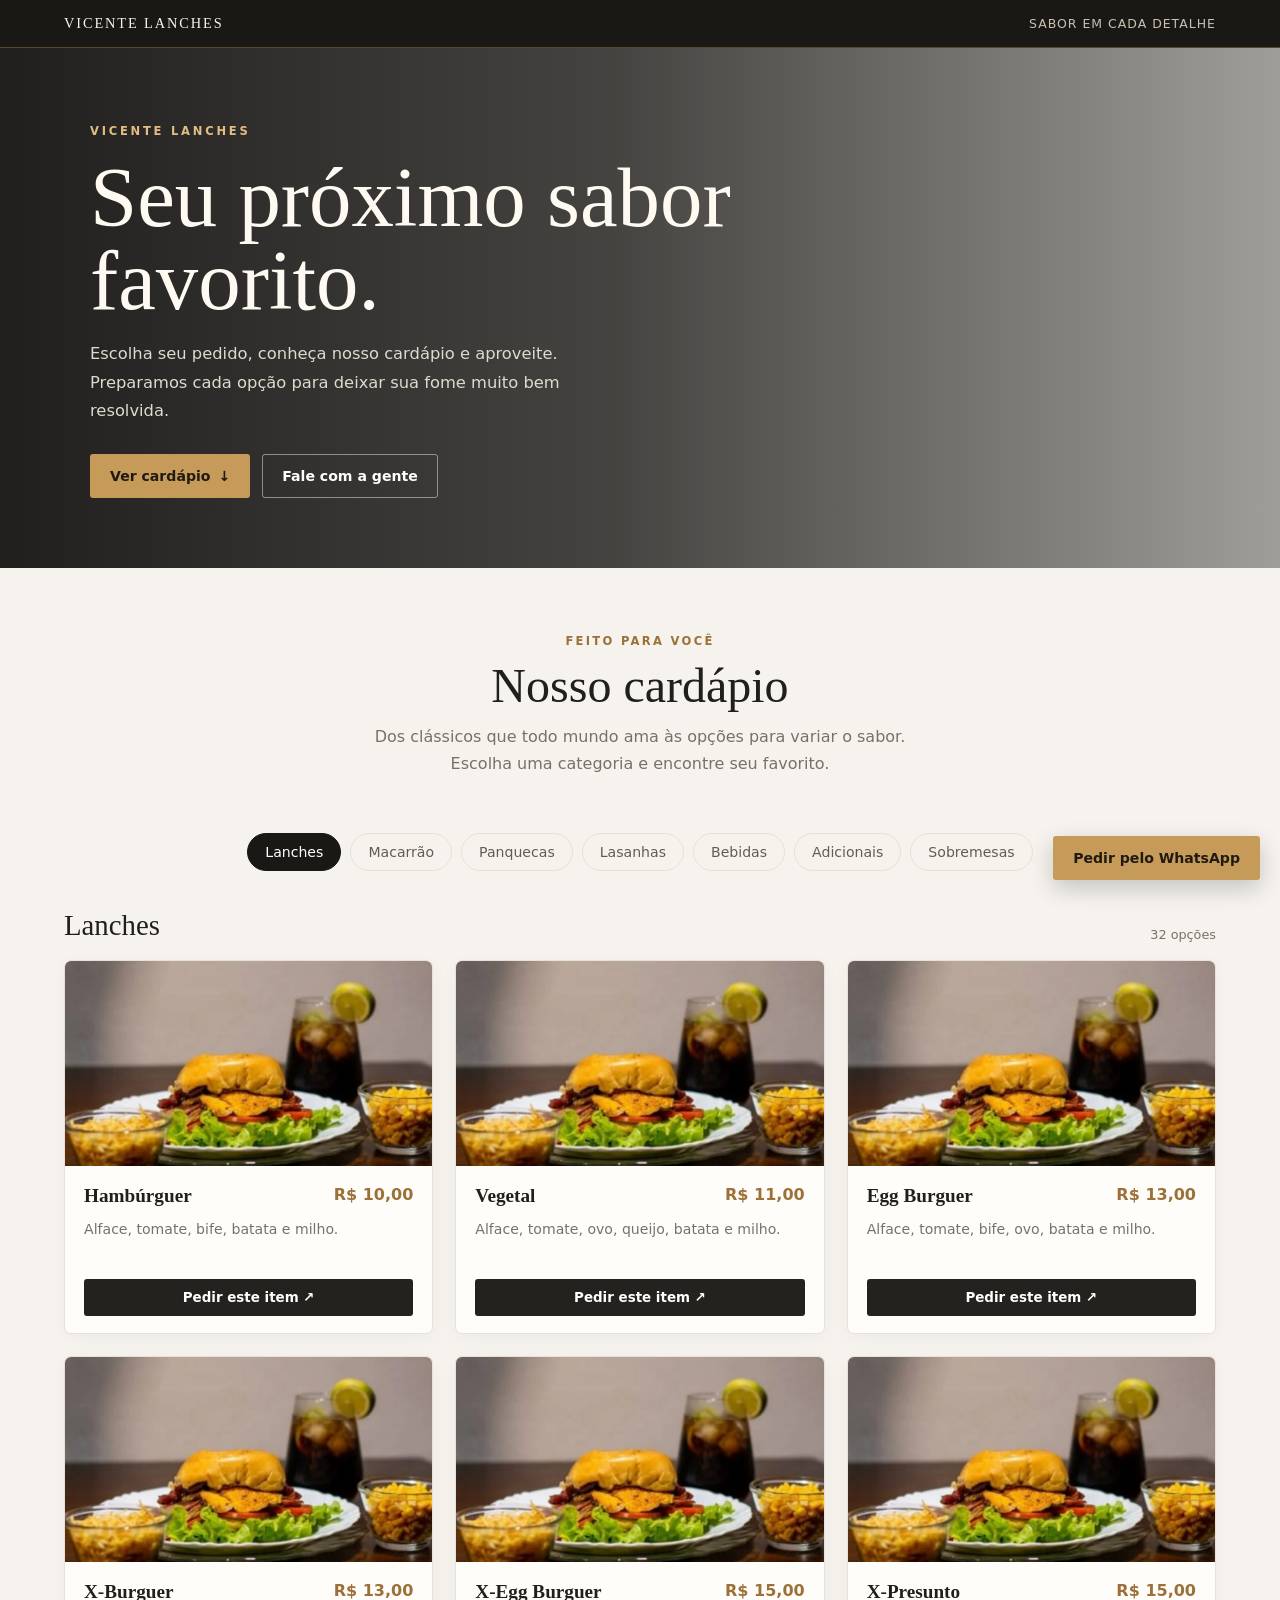
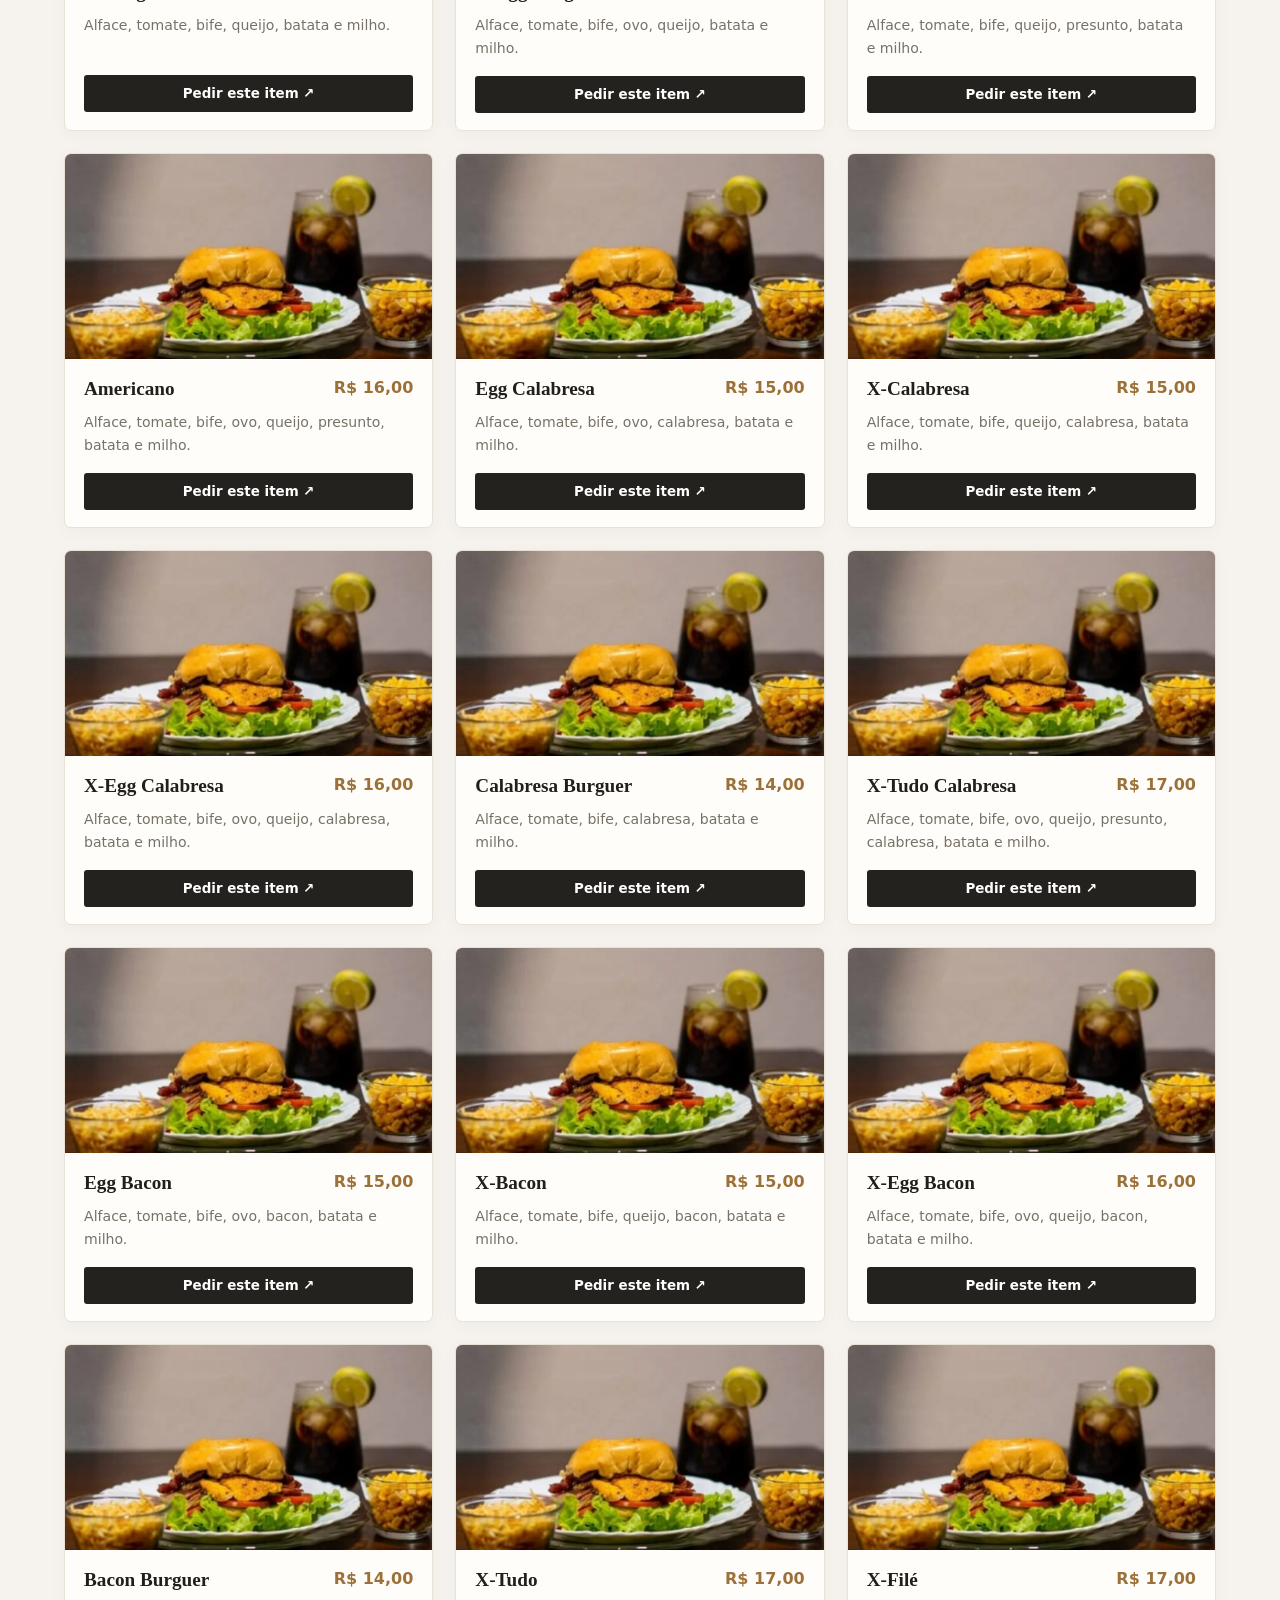
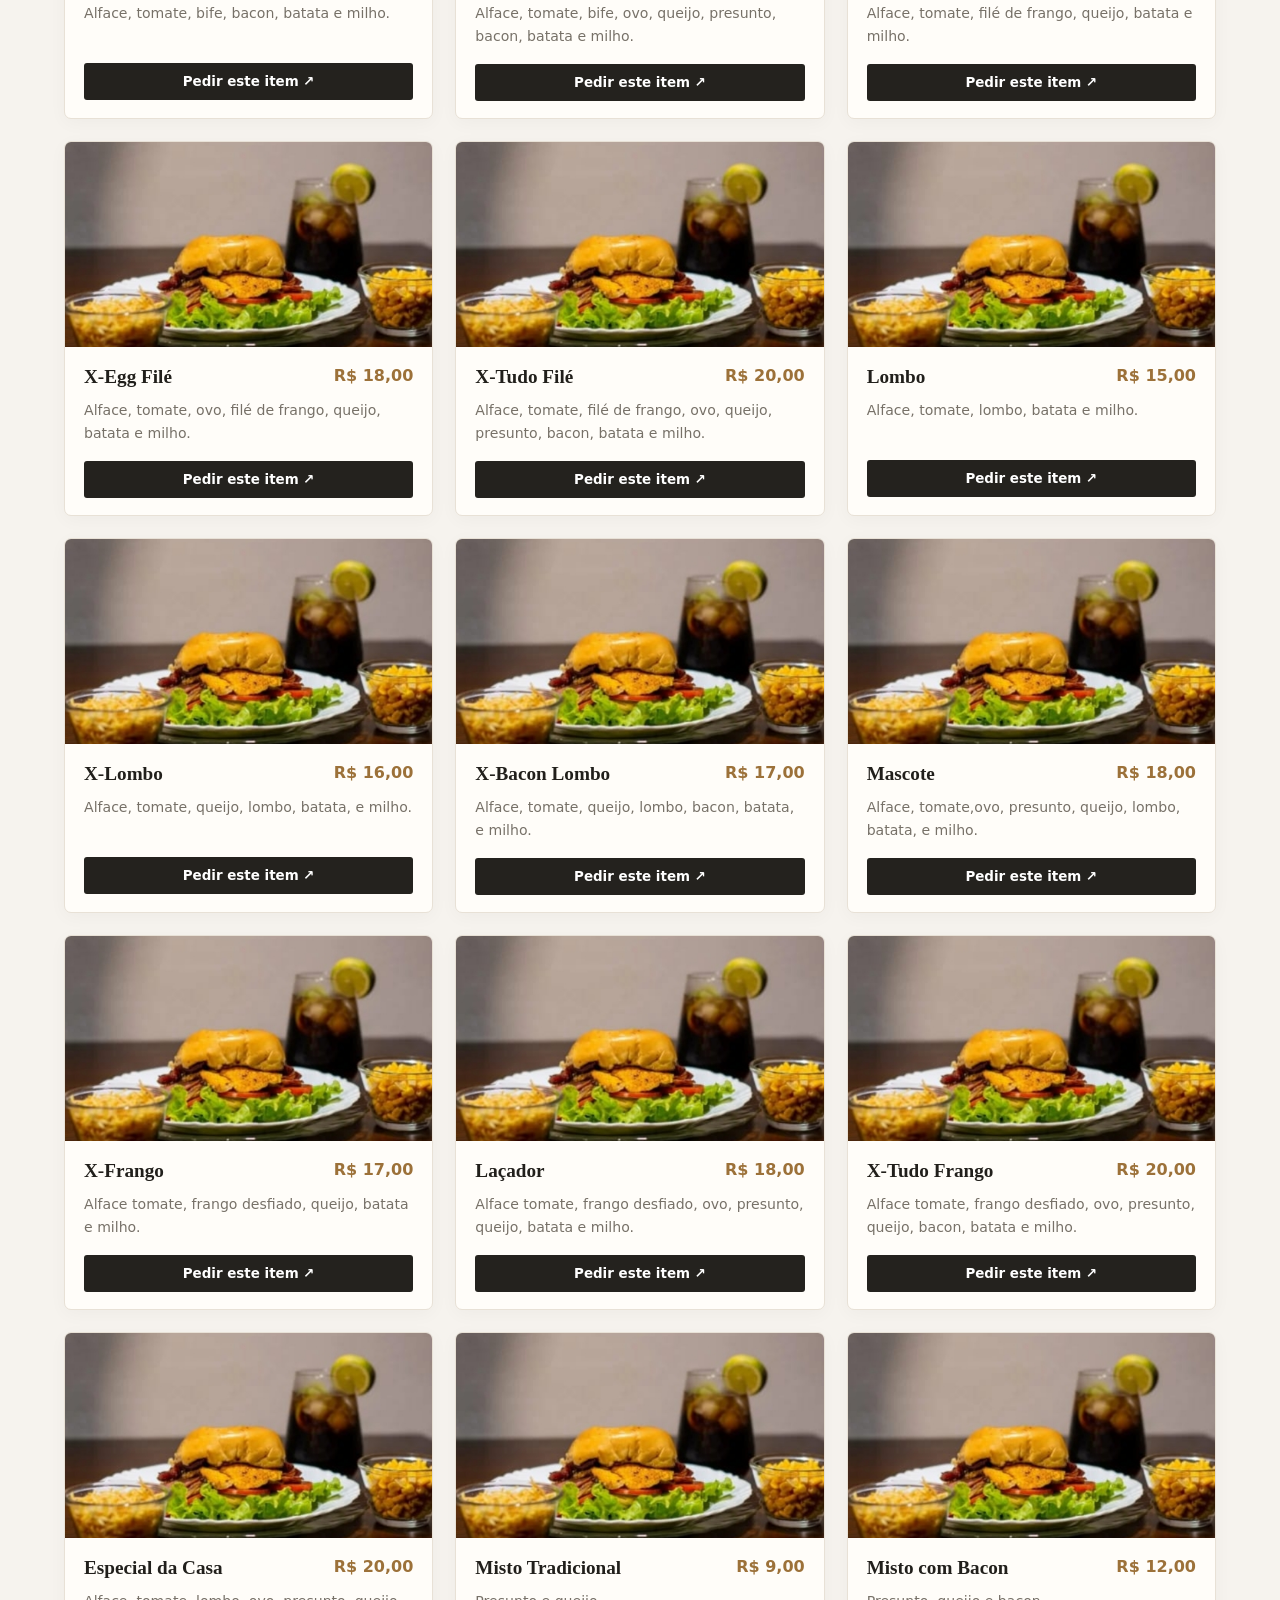
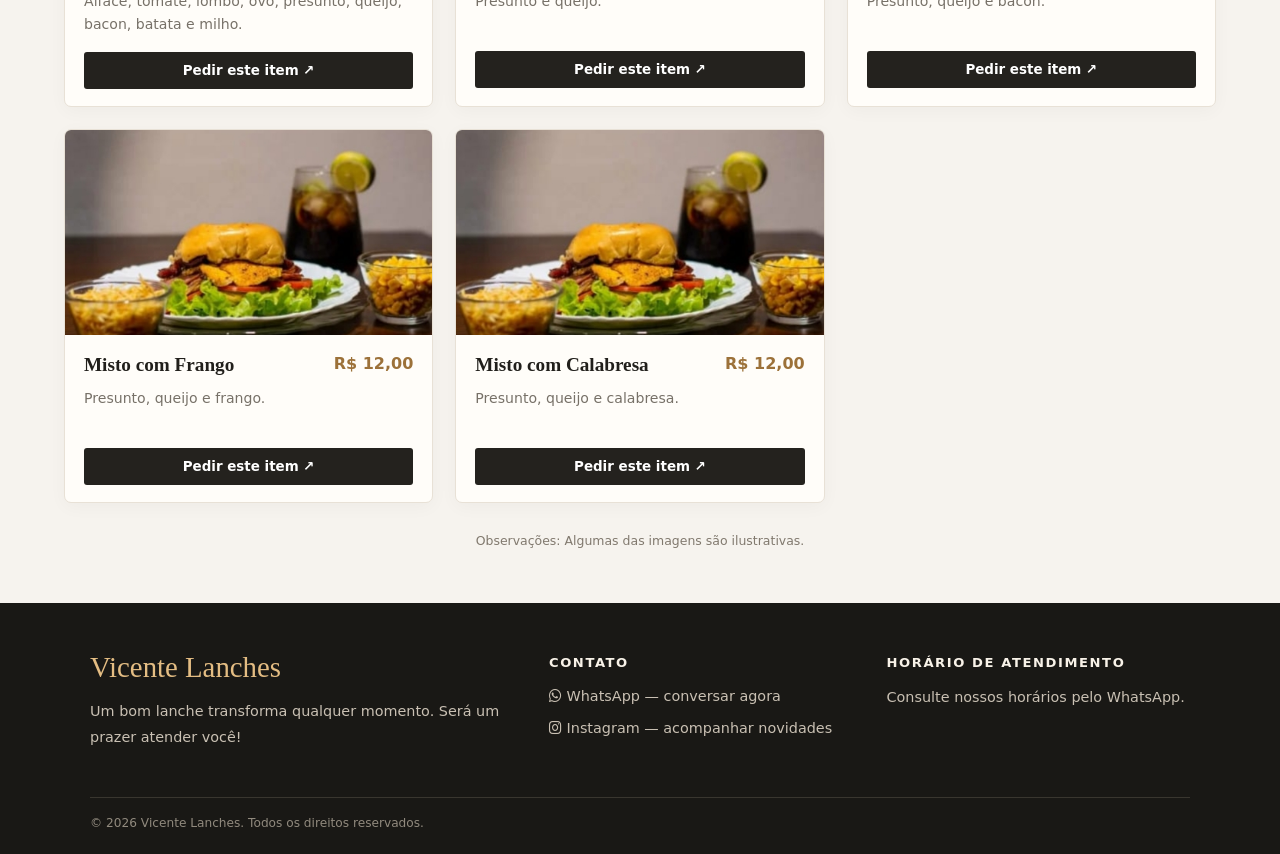
<file: index.html>
<!DOCTYPE html>
<html lang="pt-BR">
<head>
  <meta charset="UTF-8">
  <meta name="viewport" content="width=device-width, initial-scale=1.0">
  <meta name="theme-color" content="#171614">
  <title>Vicente Lanches | Cardápio</title>
  <meta name="description" content="Confira o cardápio do Vicente Lanches e faça seu pedido pelo WhatsApp.">
  <link rel="icon" type="image/png" href="assets/favicon.png">
  <link rel="stylesheet" href="https://cdnjs.cloudflare.com/ajax/libs/font-awesome/6.0.0/css/all.min.css">
  <link rel="stylesheet" href="style.css">
</head>
<body>
  <header class="topbar">
    <div class="brand-small">VICENTE LANCHES</div>
    <div class="top-note">Sabor em cada detalhe</div>
  </header>

  <section class="hero">
    <div class="hero-inner">
      <div class="eyebrow">Vicente Lanches</div>
      <h1>Seu próximo sabor favorito.</h1>
      <p>Escolha seu pedido, conheça nosso cardápio e aproveite. Preparamos cada opção para deixar sua fome muito bem resolvida.</p>
      <div class="hero-actions">
        <a class="btn btn-gold" href="#cardapio">Ver cardápio <span aria-hidden="true">↓</span></a>
        <a class="btn btn-outline" href="#contato">Fale com a gente</a>
      </div>
    </div>
  </section>

  <main id="cardapio">
    <section class="intro">
      <div class="section-kicker">Feito para você</div>
      <h2>Nosso cardápio</h2>
      <p>Dos clássicos que todo mundo ama às opções para variar o sabor. Escolha uma categoria e encontre seu favorito.</p>
    </section>

    <nav class="tabs" aria-label="Categorias do cardápio">
      <button class="tab" data-category="lanches">Lanches</button>
      <button class="tab" data-category="macarrao">Macarrão</button>
      <button class="tab" data-category="panquecas">Panquecas</button>
      <button class="tab" data-category="lasanhas">Lasanhas</button>
      <button class="tab" data-category="bebidas">Bebidas</button>
      <button class="tab" data-category="adicionais">Adicionais</button>
      <button class="tab" data-category="sobremesas">Sobremesas</button>
    </nav>

    <section>
      <div class="category-heading">
        <h3 id="category-title">Lanches</h3>
        <span id="item-count">3 opções</span>
      </div>
      <div class="grid" id="product-grid"></div>
    </section>
    <p class="sample-note">Observações: Algumas das imagens são ilustrativas.</p>
  </main>

  <footer class="footer" id="contato">
    <div class="footer-inner">
      <div>
        <h3>Vicente Lanches</h3>
        <p>Um bom lanche transforma qualquer momento. Será um prazer atender você!</p>
      </div>
      <div>
        <h4>Contato</h4>
        <div class="socials">
          <a id="footer-whatsapp" href="#" target="_blank" rel="noopener"><i class="fab fa-whatsapp"></i> WhatsApp — adicionar número</a>
          <a id="footer-instagram" href="#" target="_blank" rel="noopener"><i class="fab fa-instagram"></i> Instagram — acompanhar novidades</a>
        </div>
      </div>
      <div>
        <h4>Horário de atendimento</h4>
        <p>Consulte nossos horários pelo WhatsApp.</p>
      </div>
    </div>
    <div class="copyright">© <span id="year"></span> Vicente Lanches. Todos os direitos reservados.</div>
  </footer>

  <a class="btn btn-gold floating" id="floating-whatsapp" href="#contato">Pedir pelo WhatsApp</a>

  <script>

    const WHATSAPP_NUMBER = "5532998143374";
    const INSTAGRAM_URL = "https://www.instagram.com/vicente_lanche/";

    const products = {
      "lanches": [
            {
                  "name": "Hambúrguer",
                  "price": "R$ 10,00",
                  "description": "Alface, tomate, bife, batata e milho.",
                  "image": "img/lanche.jpg"
            },
            {
                  "name": "Vegetal",
                  "price": "R$ 11,00",
                  "description": "Alface, tomate, ovo, queijo, batata e milho.",
                  "image": "img/lanche.jpg"
            },
            {
                  "name": "Egg Burguer",
                  "price": "R$ 13,00",
                  "description": "Alface, tomate, bife, ovo, batata e milho.",
                  "image": "img/lanche.jpg"
            },
            {
                  "name": "X-Burguer",
                  "price": "R$ 13,00",
                  "description": "Alface, tomate, bife, queijo, batata e milho.",
                  "image": "img/lanche.jpg"
            },
            {
                  "name": "X-Egg Burguer",
                  "price": "R$ 15,00",
                  "description": "Alface, tomate, bife, ovo, queijo, batata e milho.",
                  "image": "img/lanche.jpg"
            },
            {
                  "name": "X-Presunto",
                  "price": "R$ 15,00",
                  "description": "Alface, tomate, bife, queijo, presunto, batata e milho.",
                  "image": "img/lanche.jpg"
            },
            {
                  "name": "Americano",
                  "price": "R$ 16,00",
                  "description": "Alface, tomate, bife, ovo, queijo, presunto, batata e milho.",
                  "image": "img/lanche.jpg"
            },
            {
                  "name": "Egg Calabresa",
                  "price": "R$ 15,00",
                  "description": "Alface, tomate, bife, ovo, calabresa, batata e milho.",
                  "image": "img/lanche.jpg"
            },
            {
                  "name": "X-Calabresa",
                  "price": "R$ 15,00",
                  "description": "Alface, tomate, bife, queijo, calabresa, batata e milho.",
                  "image": "img/lanche.jpg"
            },
            {
                  "name": "X-Egg Calabresa",
                  "price": "R$ 16,00",
                  "description": "Alface, tomate, bife, ovo, queijo, calabresa, batata e milho.",
                  "image": "img/lanche.jpg"
            },
            {
                  "name": "Calabresa Burguer",
                  "price": "R$ 14,00",
                  "description": "Alface, tomate, bife, calabresa, batata e milho.",
                  "image": "img/lanche.jpg"
            },
            {
                  "name": "X-Tudo Calabresa",
                  "price": "R$ 17,00",
                  "description": "Alface, tomate, bife, ovo, queijo, presunto, calabresa, batata e milho.",
                  "image": "img/lanche.jpg"
            },
            {
                  "name": "Egg Bacon",
                  "price": "R$ 15,00",
                  "description": "Alface, tomate, bife, ovo, bacon, batata e milho.",
                  "image": "img/lanche.jpg"
            },
            {
                  "name": "X-Bacon",
                  "price": "R$ 15,00",
                  "description": "Alface, tomate, bife, queijo, bacon, batata e milho.",
                  "image": "img/lanche.jpg"
            },
            {
                  "name": "X-Egg Bacon",
                  "price": "R$ 16,00",
                  "description": "Alface, tomate, bife, ovo, queijo, bacon, batata e milho.",
                  "image": "img/lanche.jpg"
            },
            {
                  "name": "Bacon Burguer",
                  "price": "R$ 14,00",
                  "description": "Alface, tomate, bife, bacon, batata e milho.",
                  "image": "img/lanche.jpg"
            },
            {
                  "name": "X-Tudo",
                  "price": "R$ 17,00",
                  "description": "Alface, tomate, bife, ovo, queijo, presunto, bacon, batata e milho.",
                  "image": "img/lanche.jpg"
            },
            {
                  "name": "X-Filé",
                  "price": "R$ 17,00",
                  "description": "Alface, tomate, filé de frango, queijo, batata e milho.",
                  "image": "img/lanche.jpg"
            },
            {
                  "name": "X-Egg Filé",
                  "price": "R$ 18,00",
                  "description": "Alface, tomate, ovo, filé de frango, queijo, batata e milho.",
                  "image": "img/lanche.jpg"
            },
            {
                  "name": "X-Tudo Filé",
                  "price": "R$ 20,00",
                  "description": "Alface, tomate, filé de frango, ovo, queijo, presunto, bacon, batata e milho.",
                  "image": "img/lanche.jpg"
            },
            {
                  "name": "Lombo",
                  "price": "R$ 15,00",
                  "description": "Alface, tomate, lombo, batata e milho.",
                  "image": "img/lanche.jpg"
            },
            {
                  "name": "X-Lombo",
                  "price": "R$ 16,00",
                  "description": "Alface, tomate, queijo, lombo, batata, e milho.",
                  "image": "img/lanche.jpg"
            },
            {
                  "name": "X-Bacon Lombo",
                  "price": "R$ 17,00",
                  "description": "Alface, tomate, queijo, lombo, bacon, batata, e milho.",
                  "image": "img/lanche.jpg"
            },
            {
                  "name": "Mascote",
                  "price": "R$ 18,00",
                  "description": "Alface, tomate,ovo, presunto, queijo, lombo, batata, e milho.",
                  "image": "img/lanche.jpg"
            },
            {
                  "name": "X-Frango",
                  "price": "R$ 17,00",
                  "description": "Alface tomate, frango desfiado, queijo, batata e milho.",
                  "image": "img/lanche.jpg"
            },
            {
                  "name": "Laçador",
                  "price": "R$ 18,00",
                  "description": "Alface tomate, frango desfiado, ovo, presunto, queijo, batata e milho.",
                  "image": "img/lanche.jpg"
            },
            {
                  "name": "X-Tudo Frango",
                  "price": "R$ 20,00",
                  "description": "Alface tomate, frango desfiado, ovo, presunto, queijo, bacon, batata e milho.",
                  "image": "img/lanche.jpg"
            },
            {
                  "name": "Especial da Casa",
                  "price": "R$ 20,00",
                  "description": "Alface, tomate, lombo, ovo, presunto, queijo, bacon, batata e milho.",
                  "image": "img/lanche.jpg"
            },
            {
                  "name": "Misto Tradicional",
                  "price": "R$ 9,00",
                  "description": "Presunto e queijo.",
                  "image": "img/lanche.jpg"
            },
            {
                  "name": "Misto com Bacon",
                  "price": "R$ 12,00",
                  "description": "Presunto, queijo e bacon.",
                  "image": "img/lanche.jpg"
            },
            {
                  "name": "Misto com Frango",
                  "price": "R$ 12,00",
                  "description": "Presunto, queijo e frango.",
                  "image": "img/lanche.jpg"
            },
            {
                  "name": "Misto com Calabresa",
                  "price": "R$ 12,00",
                  "description": "Presunto, queijo e calabresa.",
                  "image": "img/lanche.jpg"
            },
      ],
      "macarrao": [
            {
                  "name": "Macarrão Catupiry",
                  "price": "R$ 18,00",
                  "description": "Carne moída ou frango desfiado, mussarela e catupiry.",
                  "image": "img/macarrao.jpg"
            },
            {
                  "name": "Macarrão Bacon",
                  "price": "R$ 18,00",
                  "description": "Carne moída ou frango desfiado, mussarela e bacon.",
                  "image": "img/macarrao.jpg"
            },
            {
                  "name": "Macarrão Calabresa",
                  "price": "R$ 18,00",
                  "description": "Carne moída ou frango desfiado, mussarela e calabresa.",
                  "image": "img/macarrao.jpg"
            },
            {
                  "name": "Macarrão da Casa",
                  "price": "R$ 21,00",
                  "description": "Carne moída ou frango desfiado, mussarela, lombo, bacon, presunto e catupiry.",
                  "image": "img/macarrao.jpg"
            },
            {
                  "name": "Mega Macarrão",
                  "price": "R$ 23,00",
                  "description": "Carne moída ou frango desfiado, mussarela, lombo, bacon, presunto, calabresa, cheddar e catupiry.",
                  "image": "img/macarrao.jpg"
            }
      ],
      "panquecas": [
            {
                  "name": "Panqueca Catupiry",
                  "price": "R$ 18,00",
                  "description": "Carne moída ou frango desfiado, mussarela e catupiry.",
                  "image": "img/panqueca.jpg"
            },
            {
                  "name": "Panqueca Bacon",
                  "price": "R$ 18,00",
                  "description": "Carne moída ou frango desfiado, mussarela e bacon.",
                  "image": "img/panqueca.jpg"
            },
            {
                  "name": "Panqueca Calabresa",
                  "price": "R$ 18,00",
                  "description": "Carne moída ou frango desfiado, mussarela e calabresa.",
                  "image": "img/panqueca.jpg"
            },
            {
                  "name": "Panqueca da Casa",
                  "price": "R$ 21,00",
                  "description": "Carne moída ou frango desfiado, mussarela, lombo, bacon, presunto e catupiry.",
                  "image": "img/panqueca.jpg"
            },
            {
                  "name": "Mega Panqueca",
                  "price": "R$ 23,00",
                  "description": "Carne moída ou frango desfiado, mussarela, lombo, bacon, presunto, calabresa, cheddar e catupiry.",
                  "image": "img/panqueca.jpg"
            }
      ],
      "lasanhas": [
            {
                  "name": "Lasanha de Carne",
                  "price": "R$ 25,00",
                  "description": "Massa caseira, molho vermelho, molho branco, carne moída, presunto e mussarela.",
                  "image": "img/carne.jpg"
            },
            {
                  "name": "Lasanha de Frango",
                  "price": "R$ 25,00",
                  "description": "Massa caseira, molho branco, frango e mussarela.",
                  "image": "img/frango.jpg"
            }
      ],
      "bebidas": [
            {
                  "name": "Coca-Cola 2L",
                  "price": "R$ 16,00",
                  "description": "Coca-Cola 2L, conforme a apresentação indicada no cardápio.",
                  "image": "img/coca_2l.jpg"
            },
            {
                  "name": "IT Guaraná 2L",
                  "price": "R$ 10,00",
                  "description": "IT Guaraná 2L, conforme a apresentação indicada no cardápio.",
                  "image": "img/it_guarana.jpg"
            },
            {
                  "name": "IT Cola 2L",
                  "price": "R$ 10,00",
                  "description": "IT Cola 2L, conforme a apresentação indicada no cardápio.",
                  "image": "img/it_cola.jpg"
            },
            {
                  "name": "Sukita Laranja 2L",
                  "price": "R$ 12,00",
                  "description": "Sukita Laranja 2L, conforme a apresentação indicada no cardápio.",
                  "image": "img/sukita.jpg"
            },
            {
                  "name": "Guaraná Antártica 1,5L",
                  "price": "R$ 12,00",
                  "description": "Guaraná Antártica 1,5L, conforme a apresentação indicada no cardápio.",
                  "image": "img/guarana_1.5l.jpg"
            },
            {
                  "name": "Guaraná Antártica 1L",
                  "price": "R$ 10,00",
                  "description": "Guaraná Antártica 1L, conforme a apresentação indicada no cardápio.",
                  "image": "img/guarana_1l.jpg"
            },
            {
                  "name": "Coca-Cola 600ML",
                  "price": "R$ 10,00",
                  "description": "Coca-Cola 600ML, conforme a apresentação indicada no cardápio.",
                  "image": "img/coca_600ml.jpg"
            },
            {
                  "name": "H2OH",
                  "price": "R$ 8,00",
                  "description": "H2OH, conforme a apresentação indicada no cardápio.",
                  "image": "img/h2oh.jpg"
            },
            {
                  "name": "Água com gás",
                  "price": "R$ 3,00",
                  "description": "Água com gás, conforme a apresentação indicada no cardápio.",
                  "image": "img/agua.jpg"
            },
            {
                  "name": "Coca-Cola Lata (350ML)",
                  "price": "R$ 6,00",
                  "description": "Coca-Cola Lata (350ML), conforme a apresentação indicada no cardápio.",
                  "image": "img/coca_lata.jpg"
            },
            {
                  "name": "Coca-Cola Zero Lata (350ML)",
                  "price": "R$ 6,00",
                  "description": "Coca-Cola Zero Lata (350ML), conforme a apresentação indicada no cardápio.",
                  "image": "img/coca_zero.jpg"
            },
            {
                  "name": "Guaraná Antártica Lata (350ML)",
                  "price": "R$ 6,00",
                  "description": "Guaraná Antártica Lata (350ML), conforme a apresentação indicada no cardápio.",
                  "image": "img/guarana_lata.jpg"
            },
            {
                  "name": "Coca-Cola Mini (200ML)",
                  "price": "R$ 3,50",
                  "description": "Coca-Cola Mini (200ML), conforme a apresentação indicada no cardápio.",
                  "image": "img/coca_mini.jpg"
            },
            {
                  "name": "Guaraná Mini (200ML)",
                  "price": "R$ 3,50",
                  "description": "Guaraná Mini (200ML), conforme a apresentação indicada no cardápio.",
                  "image": "img/guarana_mini.jpg"
            },
            {
                  "name": "Copo Guaravita",
                  "price": "R$ 3,00",
                  "description": "Copo Guaravita, conforme a apresentação indicada no cardápio.",
                  "image": "img/guaravita.jpg"
            },
            {
                  "name": "Del Valle Laranja 450ML",
                  "price": "R$ 5,00",
                  "description": "Del Valle Laranja 450ML, conforme a apresentação indicada no cardápio.",
                  "image": "img/laranja.jpg"
            },
            {
                  "name": "Del Valle Uva 450ML",
                  "price": "R$ 5,00",
                  "description": "Del Valle Uva 450ML, conforme a apresentação indicada no cardápio.",
                  "image": "img/uva.jpg"
            },
            {
                  "name": "Tial Uva Caixinha (280ML)",
                  "price": "R$ 3,50",
                  "description": "",
                  "image": "img/tial.jpg"
            }

      ],
      "adicionais": [
            {
                  "name": "Bife",
                  "price": "R$ 3,00",
                  "description": "Adicionar mais um bife para complementar seu pedido.",
                  "image": ""
            },
            {
                  "name": "Ovo",
                  "price": "R$ 3,00",
                  "description": "Adicionar mais um ovo para complementar seu pedido.",
                  "image": ""
            },
            {
                  "name": "Catupiry",
                  "price": "R$ 5,00",
                  "description": "Porção extra de catupiry para complementar seu pedido.",
                  "image": ""
            },
            {
                  "name": "Cheddar",
                  "price": "R$ 5,00",
                  "description": "Porção extra de cheddar para complementar seu pedido.",
                  "image": ""
            },
            {
                  "name": "Presunto",
                  "price": "R$ 5,00",
                  "description": "Adicionar mais fatias presunto para complementar seu pedido.",
                  "image": ""
            },
            {
                  "name": "Mussarela",
                  "price": "R$ 5,00",
                  "description": "Adicionar mais fatias de mussarela para complementar seu pedido.",
                  "image": ""
            },
            {
                  "name": "Frango",
                  "price": "R$ 7,00",
                  "description": "Porção extra de frango para complementar seu pedido.",
                  "image": ""
            },
            {
                  "name": "Bacon",
                  "price": "R$ 5,00",
                  "description": "Porção extra de bacon para complementar seu pedido.",
                  "image": ""
            },
            {
                  "name": "Maionese ou Ketchup Extra",
                  "price": "R$ 2,00",
                  "description": "Maionese ou Ketchup Extra.",
                  "image": ""
            }
      ],
      "sobremesas": [
            {
                  "name": "Torta de Limão",
                  "price": "R$ 12,00",
                  "description": "Torta de Limão.",
                  "image": "img/Torta.jpg"
            },
            {
                  "name": "Mousse de Maracujá",
                  "price": "R$ 12,00",
                  "description": "Mousse de Maracujá.",
                  "image": "img/Mousse.jpg"
            },
            {
                  "name": "Brownie Brigadeiro",
                  "price": "R$ 10,00",
                  "description": "Brownie sabor brigadeiro.",
                  "image": "img/brownie_brigadeiro.jpg"
            },
            {
                  "name": "Brownie Cremy",
                  "price": "R$ 10,00",
                  "description": "Brownie sabor cremy.",
                  "image": "img/brownie_cremy.jpg"
            },
            {
                  "name": "Brownie Cremy Avelã",
                  "price": "R$ 10,00",
                  "description": "Brownie sabor cremy avelã.",
                  "image": "img/brownie_cremyavela.jpg"
            }
      ]
};
    const labels = {
      lanches: "Lanches", macarrao: "Macarrão", panquecas: "Panquecas",
      lasanhas: "Lasanhas", bebidas: "Bebidas", adicionais: "Adicionais",
      sobremesas: "Sobremesas"
    };
    const grid = document.getElementById("product-grid");

    function orderLink(productName) {
      if (!WHATSAPP_NUMBER) return "#contato";
      const message = encodeURIComponent(`Olá! Gostaria de pedir ${productName} no Vicente Lanches.`);
      return `https://wa.me/${WHATSAPP_NUMBER}?text=${message}`;
    }

    function render(category) {
      document.getElementById("category-title").textContent = labels[category];
      document.getElementById("item-count").textContent = `${products[category].length} opções`;
      grid.innerHTML = products[category].map(product => `
        <article class="product">
          <img src="${product.image}" alt="${product.name}" loading="lazy">
          <div class="product-body">
            <div class="product-top">
              <h4>${product.name}</h4>
              <span class="price">${product.price}</span>
            </div>
            <p>${product.description}</p>
            <a class="order" href="${orderLink(product.name)}" ${WHATSAPP_NUMBER ? 'target="_blank" rel="noopener"' : ''}>Pedir este item ↗</a>
          </div>
        </article>
      `).join("");
    }

    document.querySelectorAll(".tab").forEach(button => {
      button.addEventListener("click", () => {
        document.querySelectorAll(".tab").forEach(tab => tab.classList.remove("active"));
        button.classList.add("active");
        render(button.dataset.category);
      });
    });

    const waFooter = document.getElementById("footer-whatsapp");
    const waFloating = document.getElementById("floating-whatsapp");
    if (WHATSAPP_NUMBER) {
      const waUrl = `https://wa.me/${WHATSAPP_NUMBER}`;
      waFooter.href = waUrl;
      waFooter.innerHTML = '<i class="fab fa-whatsapp"></i> WhatsApp — conversar agora';
      waFloating.href = waUrl;
      waFloating.target = "_blank";
      waFloating.rel = "noopener";
    }
    if (INSTAGRAM_URL) {
      document.getElementById("footer-instagram").href = INSTAGRAM_URL;
      document.getElementById("footer-instagram").innerHTML = '<i class="fab fa-instagram"></i> Instagram — acompanhar novidades';
    }
    document.getElementById("year").textContent = new Date().getFullYear();
    document.querySelector('.tab[data-category="lanches"]').classList.add("active");
    render("lanches");
  </script>
</body>
</html>
</file>
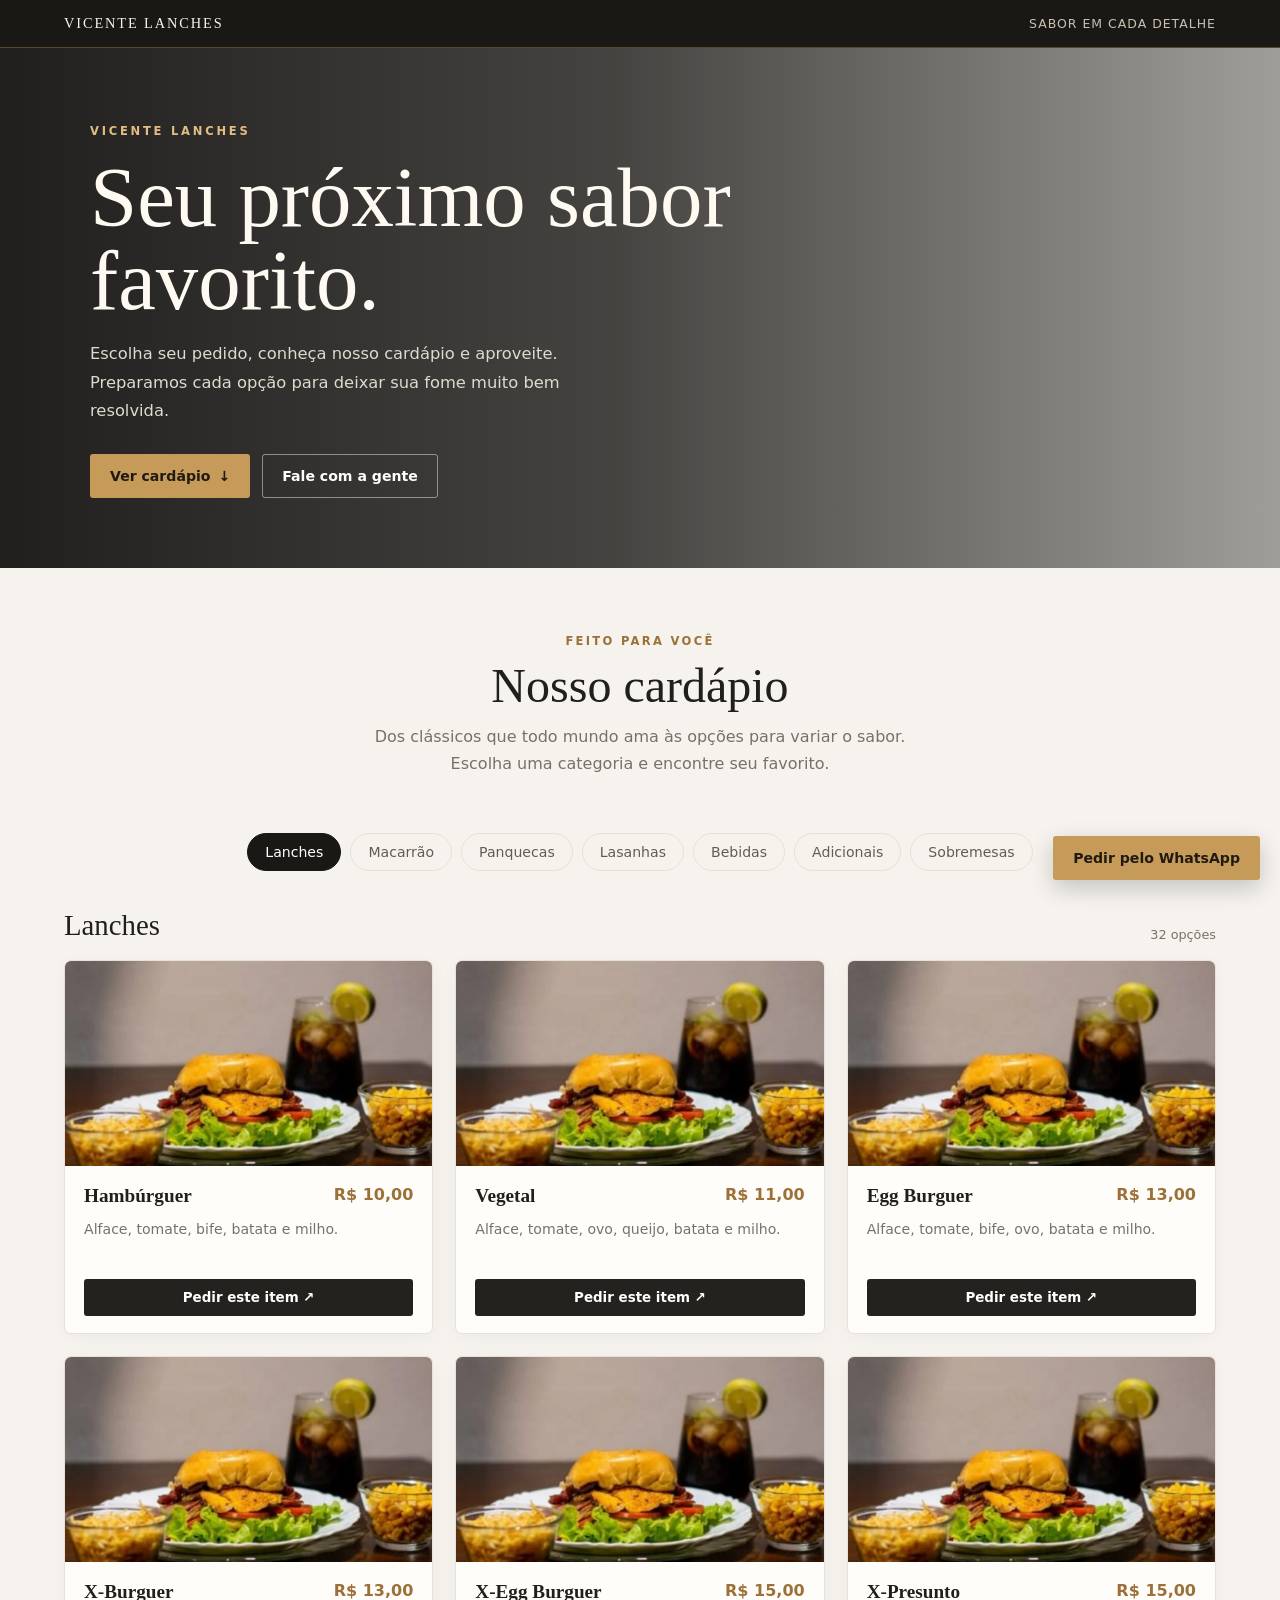
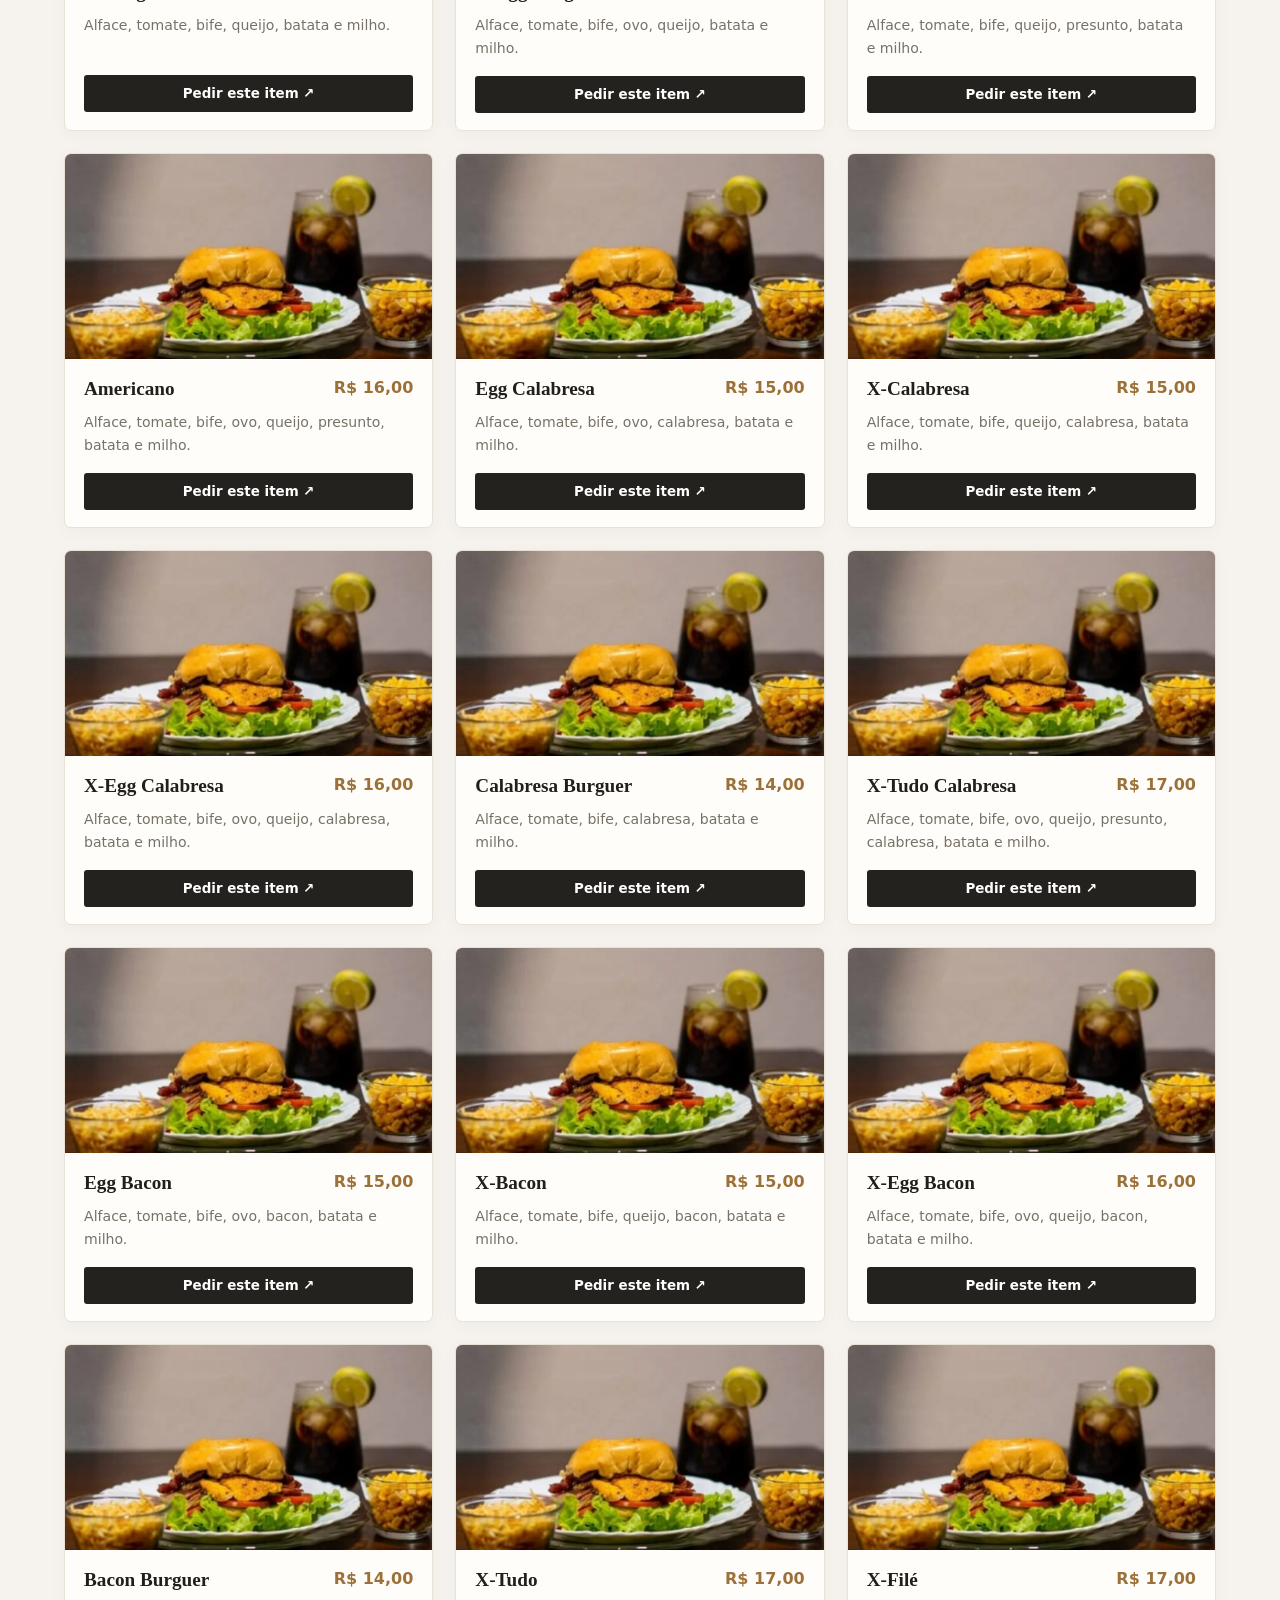
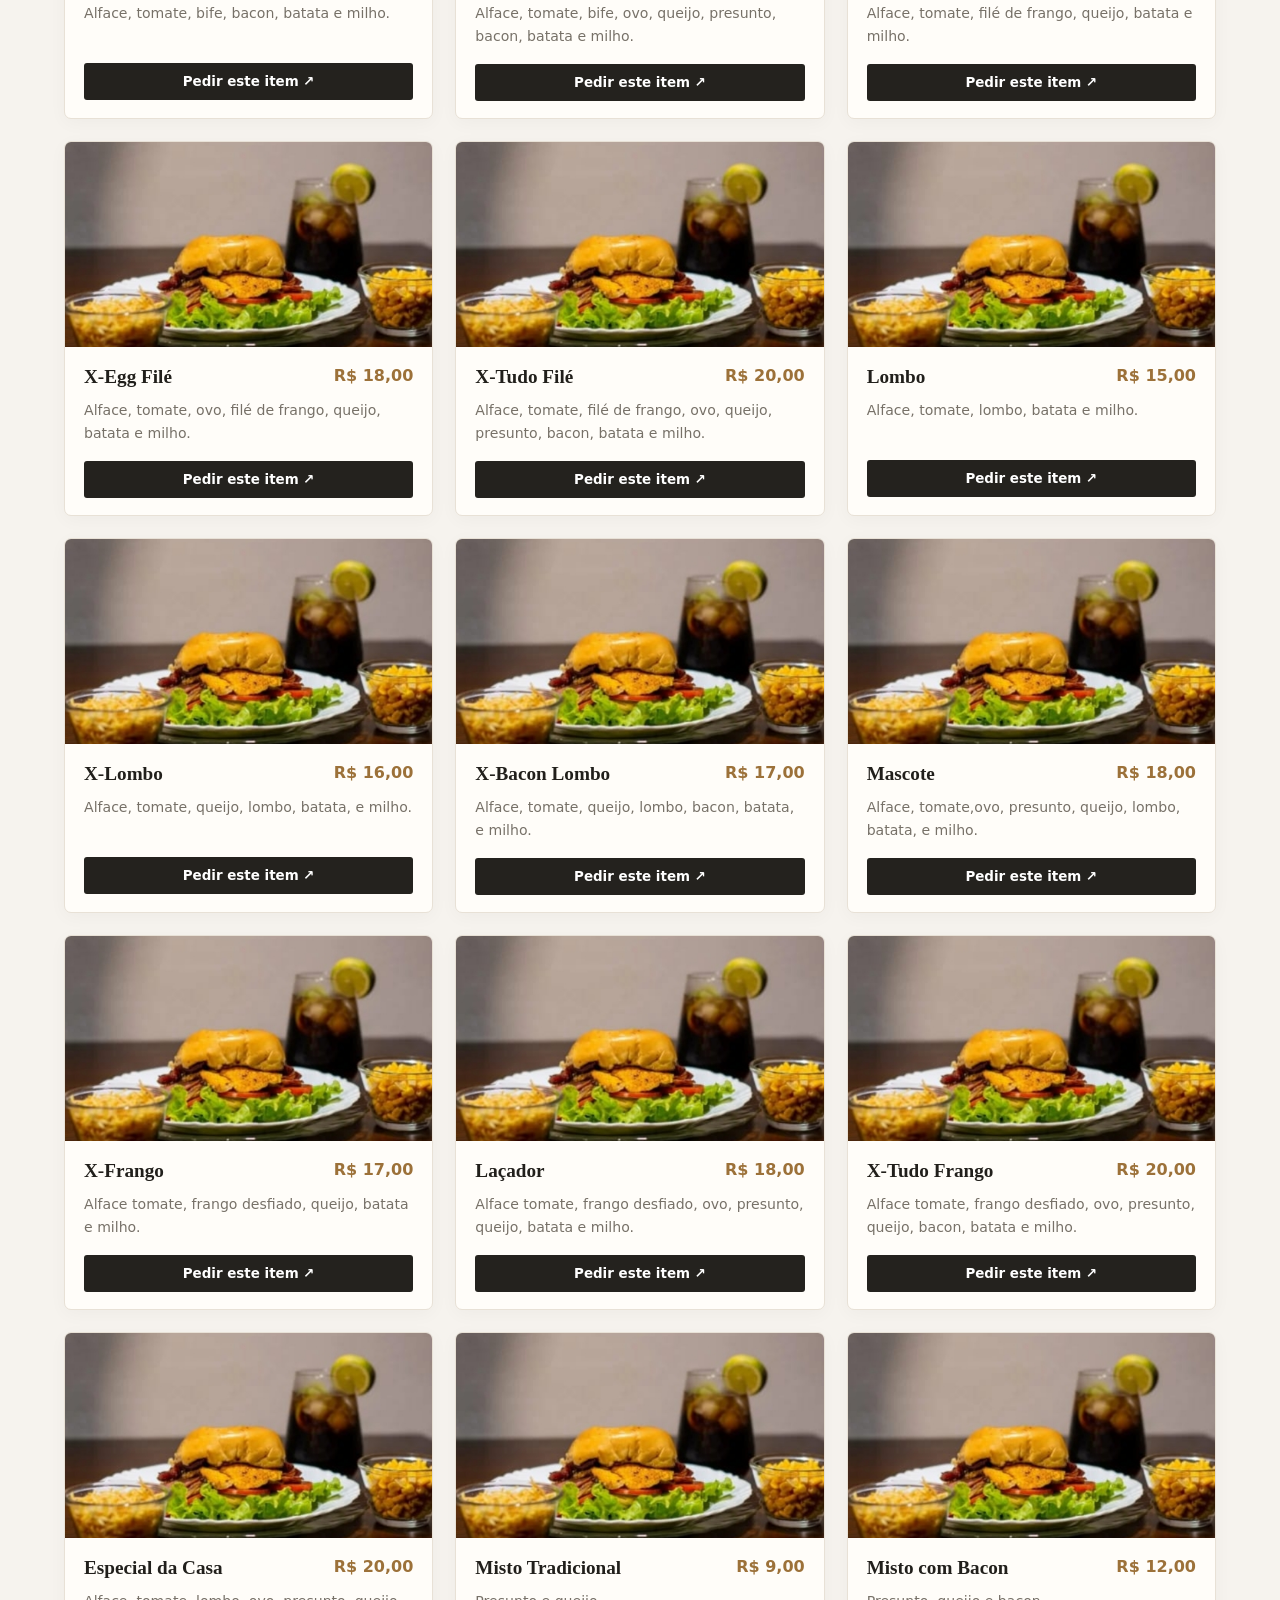
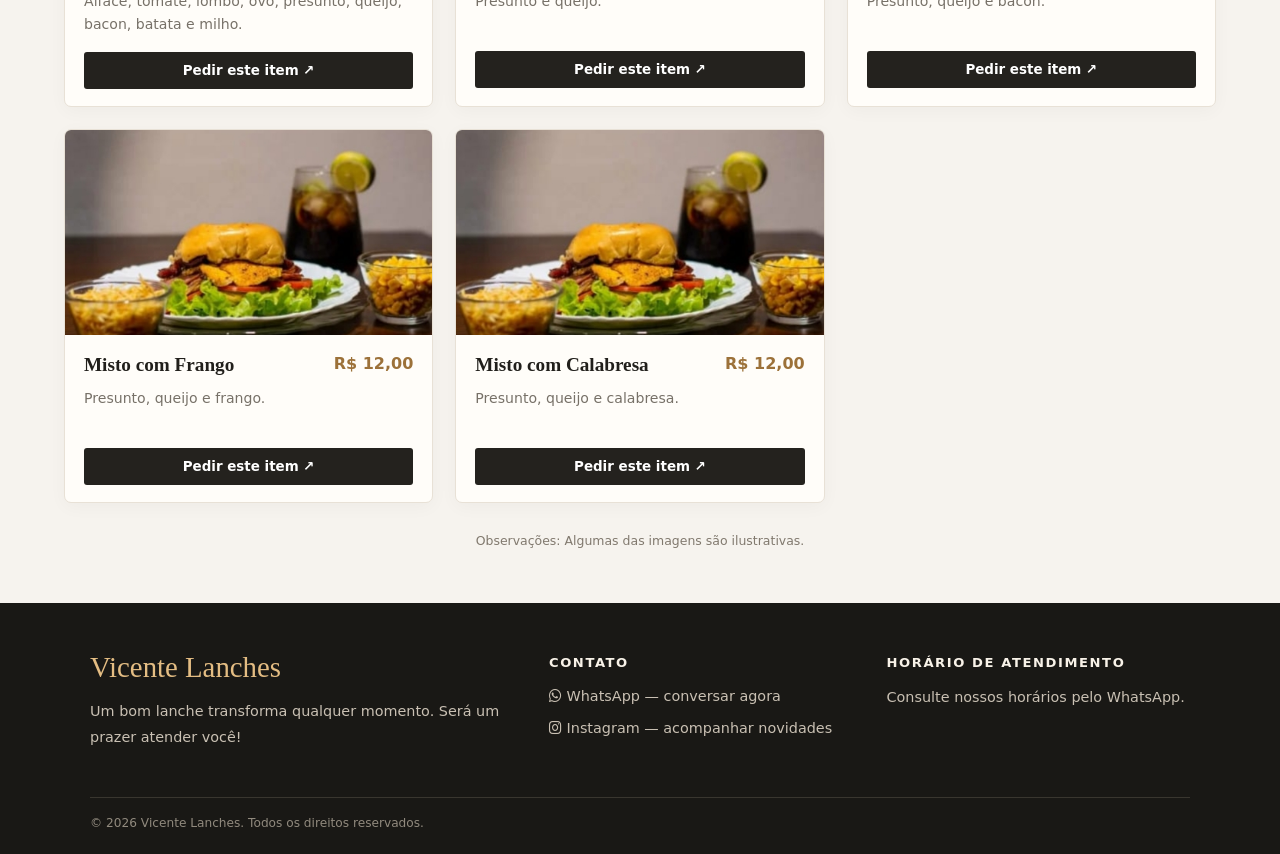
<file: vicente_lanches_cardapio.html>
<!DOCTYPE html>
<html lang="pt-BR">
<head>
  <meta charset="UTF-8">
  <meta name="viewport" content="width=device-width, initial-scale=1.0">
  <meta name="theme-color" content="#171614">
  <title>Vicente Lanches | Cardápio</title>
  <meta name="description" content="Confira o cardápio do Vicente Lanches e faça seu pedido pelo WhatsApp.">
  <link rel="icon" type="image/png" href="assets/favicon.png">
  <link rel="stylesheet" href="https://cdnjs.cloudflare.com/ajax/libs/font-awesome/6.0.0/css/all.min.css">
  <link rel="stylesheet" href="style.css">
</head>
<body>
  <header class="topbar">
    <div class="brand-small">VICENTE LANCHES</div>
    <div class="top-note">Sabor em cada detalhe</div>
  </header>

  <section class="hero">
    <div class="hero-inner">
      <div class="eyebrow">Vicente Lanches</div>
      <h1>Seu próximo sabor favorito.</h1>
      <p>Escolha seu pedido, conheça nosso cardápio e aproveite. Preparamos cada opção para deixar sua fome muito bem resolvida.</p>
      <div class="hero-actions">
        <a class="btn btn-gold" href="#cardapio">Ver cardápio <span aria-hidden="true">↓</span></a>
        <a class="btn btn-outline" href="#contato">Fale com a gente</a>
      </div>
    </div>
  </section>

  <main id="cardapio">
    <section class="intro">
      <div class="section-kicker">Feito para você</div>
      <h2>Nosso cardápio</h2>
      <p>Dos clássicos que todo mundo ama às opções para variar o sabor. Escolha uma categoria e encontre seu favorito.</p>
    </section>

    <nav class="tabs" aria-label="Categorias do cardápio">
      <button class="tab" data-category="lanches">Lanches</button>
      <button class="tab" data-category="macarrao">Macarrão</button>
      <button class="tab" data-category="panquecas">Panquecas</button>
      <button class="tab" data-category="lasanhas">Lasanhas</button>
      <button class="tab" data-category="bebidas">Bebidas</button>
      <button class="tab" data-category="adicionais">Adicionais</button>
      <button class="tab" data-category="sobremesas">Sobremesas</button>
    </nav>

    <section>
      <div class="category-heading">
        <h3 id="category-title">Lanches</h3>
        <span id="item-count">3 opções</span>
      </div>
      <div class="grid" id="product-grid"></div>
    </section>
    <p class="sample-note">Observações: Algumas das imagens são ilustrativas.</p>
  </main>

  <footer class="footer" id="contato">
    <div class="footer-inner">
      <div>
        <h3>Vicente Lanches</h3>
        <p>Um bom lanche transforma qualquer momento. Será um prazer atender você!</p>
      </div>
      <div>
        <h4>Contato</h4>
        <div class="socials">
          <a id="footer-whatsapp" href="#" target="_blank" rel="noopener"><i class="fab fa-whatsapp"></i> WhatsApp — adicionar número</a>
          <a id="footer-instagram" href="#" target="_blank" rel="noopener"><i class="fab fa-instagram"></i> Instagram — acompanhar novidades</a>
        </div>
      </div>
      <div>
        <h4>Horário de atendimento</h4>
        <p>Consulte nossos horários pelo WhatsApp.</p>
      </div>
    </div>
    <div class="copyright">© <span id="year"></span> Vicente Lanches. Todos os direitos reservados.</div>
  </footer>

  <a class="btn btn-gold floating" id="floating-whatsapp" href="#contato">Pedir pelo WhatsApp</a>

  <script>

    const WHATSAPP_NUMBER = "5532998143374";
    const INSTAGRAM_URL = "https://www.instagram.com/vicente_lanche/";

    const products = {
      "lanches": [
            {
                  "name": "Hambúrguer",
                  "price": "R$ 10,00",
                  "description": "Alface, tomate, bife, batata e milho.",
                  "image": "img/lanche.jpg"
            },
            {
                  "name": "Vegetal",
                  "price": "R$ 11,00",
                  "description": "Alface, tomate, ovo, queijo, batata e milho.",
                  "image": "img/lanche.jpg"
            },
            {
                  "name": "Egg Burguer",
                  "price": "R$ 13,00",
                  "description": "Alface, tomate, bife, ovo, batata e milho.",
                  "image": "img/lanche.jpg"
            },
            {
                  "name": "X-Burguer",
                  "price": "R$ 13,00",
                  "description": "Alface, tomate, bife, queijo, batata e milho.",
                  "image": "img/lanche.jpg"
            },
            {
                  "name": "X-Egg Burguer",
                  "price": "R$ 15,00",
                  "description": "Alface, tomate, bife, ovo, queijo, batata e milho.",
                  "image": "img/lanche.jpg"
            },
            {
                  "name": "X-Presunto",
                  "price": "R$ 15,00",
                  "description": "Alface, tomate, bife, queijo, presunto, batata e milho.",
                  "image": "img/lanche.jpg"
            },
            {
                  "name": "Americano",
                  "price": "R$ 16,00",
                  "description": "Alface, tomate, bife, ovo, queijo, presunto, batata e milho.",
                  "image": "img/lanche.jpg"
            },
            {
                  "name": "Egg Calabresa",
                  "price": "R$ 15,00",
                  "description": "Alface, tomate, bife, ovo, calabresa, batata e milho.",
                  "image": "img/lanche.jpg"
            },
            {
                  "name": "X-Calabresa",
                  "price": "R$ 15,00",
                  "description": "Alface, tomate, bife, queijo, calabresa, batata e milho.",
                  "image": "img/lanche.jpg"
            },
            {
                  "name": "X-Egg Calabresa",
                  "price": "R$ 16,00",
                  "description": "Alface, tomate, bife, ovo, queijo, calabresa, batata e milho.",
                  "image": "img/lanche.jpg"
            },
            {
                  "name": "Calabresa Burguer",
                  "price": "R$ 14,00",
                  "description": "Alface, tomate, bife, calabresa, batata e milho.",
                  "image": "img/lanche.jpg"
            },
            {
                  "name": "X-Tudo Calabresa",
                  "price": "R$ 17,00",
                  "description": "Alface, tomate, bife, ovo, queijo, presunto, calabresa, batata e milho.",
                  "image": "img/lanche.jpg"
            },
            {
                  "name": "Egg Bacon",
                  "price": "R$ 15,00",
                  "description": "Alface, tomate, bife, ovo, bacon, batata e milho.",
                  "image": "img/lanche.jpg"
            },
            {
                  "name": "X-Bacon",
                  "price": "R$ 15,00",
                  "description": "Alface, tomate, bife, queijo, bacon, batata e milho.",
                  "image": "img/lanche.jpg"
            },
            {
                  "name": "X-Egg Bacon",
                  "price": "R$ 16,00",
                  "description": "Alface, tomate, bife, ovo, queijo, bacon, batata e milho.",
                  "image": "img/lanche.jpg"
            },
            {
                  "name": "Bacon Burguer",
                  "price": "R$ 14,00",
                  "description": "Alface, tomate, bife, bacon, batata e milho.",
                  "image": "img/lanche.jpg"
            },
            {
                  "name": "X-Tudo",
                  "price": "R$ 17,00",
                  "description": "Alface, tomate, bife, ovo, queijo, presunto, bacon, batata e milho.",
                  "image": "img/lanche.jpg"
            },
            {
                  "name": "X-Filé",
                  "price": "R$ 17,00",
                  "description": "Alface, tomate, filé de frango, queijo, batata e milho.",
                  "image": "img/lanche.jpg"
            },
            {
                  "name": "X-Egg Filé",
                  "price": "R$ 18,00",
                  "description": "Alface, tomate, ovo, filé de frango, queijo, batata e milho.",
                  "image": "img/lanche.jpg"
            },
            {
                  "name": "X-Tudo Filé",
                  "price": "R$ 20,00",
                  "description": "Alface, tomate, filé de frango, ovo, queijo, presunto, bacon, batata e milho.",
                  "image": "img/lanche.jpg"
            },
            {
                  "name": "Lombo",
                  "price": "R$ 15,00",
                  "description": "Alface, tomate, lombo, batata e milho.",
                  "image": "img/lanche.jpg"
            },
            {
                  "name": "X-Lombo",
                  "price": "R$ 16,00",
                  "description": "Alface, tomate, queijo, lombo, batata, e milho.",
                  "image": "img/lanche.jpg"
            },
            {
                  "name": "X-Bacon Lombo",
                  "price": "R$ 17,00",
                  "description": "Alface, tomate, queijo, lombo, bacon, batata, e milho.",
                  "image": "img/lanche.jpg"
            },
            {
                  "name": "Mascote",
                  "price": "R$ 18,00",
                  "description": "Alface, tomate,ovo, presunto, queijo, lombo, batata, e milho.",
                  "image": "img/lanche.jpg"
            },
            {
                  "name": "X-Frango",
                  "price": "R$ 17,00",
                  "description": "Alface tomate, frango desfiado, queijo, batata e milho.",
                  "image": "img/lanche.jpg"
            },
            {
                  "name": "Laçador",
                  "price": "R$ 18,00",
                  "description": "Alface tomate, frango desfiado, ovo, presunto, queijo, batata e milho.",
                  "image": "img/lanche.jpg"
            },
            {
                  "name": "X-Tudo Frango",
                  "price": "R$ 20,00",
                  "description": "Alface tomate, frango desfiado, ovo, presunto, queijo, bacon, batata e milho.",
                  "image": "img/lanche.jpg"
            },
            {
                  "name": "Especial da Casa",
                  "price": "R$ 20,00",
                  "description": "Alface, tomate, lombo, ovo, presunto, queijo, bacon, batata e milho.",
                  "image": "img/lanche.jpg"
            },
            {
                  "name": "Misto Tradicional",
                  "price": "R$ 9,00",
                  "description": "Presunto e queijo.",
                  "image": "img/lanche.jpg"
            },
            {
                  "name": "Misto com Bacon",
                  "price": "R$ 12,00",
                  "description": "Presunto, queijo e bacon.",
                  "image": "img/lanche.jpg"
            },
            {
                  "name": "Misto com Frango",
                  "price": "R$ 12,00",
                  "description": "Presunto, queijo e frango.",
                  "image": "img/lanche.jpg"
            },
            {
                  "name": "Misto com Calabresa",
                  "price": "R$ 12,00",
                  "description": "Presunto, queijo e calabresa.",
                  "image": "img/lanche.jpg"
            },
      ],
      "macarrao": [
            {
                  "name": "Macarrão Catupiry",
                  "price": "R$ 18,00",
                  "description": "Carne moída ou frango desfiado, mussarela e catupiry.",
                  "image": "img/macarrao.jpg"
            },
            {
                  "name": "Macarrão Bacon",
                  "price": "R$ 18,00",
                  "description": "Carne moída ou frango desfiado, mussarela e bacon.",
                  "image": "img/macarrao.jpg"
            },
            {
                  "name": "Macarrão Calabresa",
                  "price": "R$ 18,00",
                  "description": "Carne moída ou frango desfiado, mussarela e calabresa.",
                  "image": "img/macarrao.jpg"
            },
            {
                  "name": "Macarrão da Casa",
                  "price": "R$ 21,00",
                  "description": "Carne moída ou frango desfiado, mussarela, lombo, bacon, presunto e catupiry.",
                  "image": "img/macarrao.jpg"
            },
            {
                  "name": "Mega Macarrão",
                  "price": "R$ 23,00",
                  "description": "Carne moída ou frango desfiado, mussarela, lombo, bacon, presunto, calabresa, cheddar e catupiry.",
                  "image": "img/macarrao.jpg"
            }
      ],
      "panquecas": [
            {
                  "name": "Panqueca Catupiry",
                  "price": "R$ 18,00",
                  "description": "Carne moída ou frango desfiado, mussarela e catupiry.",
                  "image": "img/panqueca.jpg"
            },
            {
                  "name": "Panqueca Bacon",
                  "price": "R$ 18,00",
                  "description": "Carne moída ou frango desfiado, mussarela e bacon.",
                  "image": "img/panqueca.jpg"
            },
            {
                  "name": "Panqueca Calabresa",
                  "price": "R$ 18,00",
                  "description": "Carne moída ou frango desfiado, mussarela e calabresa.",
                  "image": "img/panqueca.jpg"
            },
            {
                  "name": "Panqueca da Casa",
                  "price": "R$ 21,00",
                  "description": "Carne moída ou frango desfiado, mussarela, lombo, bacon, presunto e catupiry.",
                  "image": "img/panqueca.jpg"
            },
            {
                  "name": "Mega Panqueca",
                  "price": "R$ 23,00",
                  "description": "Carne moída ou frango desfiado, mussarela, lombo, bacon, presunto, calabresa, cheddar e catupiry.",
                  "image": "img/panqueca.jpg"
            }
      ],
      "lasanhas": [
            {
                  "name": "Lasanha de Carne",
                  "price": "R$ 25,00",
                  "description": "Massa caseira, molho vermelho, molho branco, carne moída, presunto e mussarela.",
                  "image": "img/carne.jpg"
            },
            {
                  "name": "Lasanha de Frango",
                  "price": "R$ 25,00",
                  "description": "Massa caseira, molho branco, frango e mussarela.",
                  "image": "img/frango.jpg"
            }
      ],
      "bebidas": [
            {
                  "name": "Coca-Cola 2L",
                  "price": "R$ 16,00",
                  "description": "Coca-Cola 2L, conforme a apresentação indicada no cardápio.",
                  "image": "img/coca_2l.jpg"
            },
            {
                  "name": "IT Guaraná 2L",
                  "price": "R$ 10,00",
                  "description": "IT Guaraná 2L, conforme a apresentação indicada no cardápio.",
                  "image": "img/it_guarana.jpg"
            },
            {
                  "name": "IT Cola 2L",
                  "price": "R$ 10,00",
                  "description": "IT Cola 2L, conforme a apresentação indicada no cardápio.",
                  "image": "img/it_cola.jpg"
            },
            {
                  "name": "Sukita Laranja 2L",
                  "price": "R$ 12,00",
                  "description": "Sukita Laranja 2L, conforme a apresentação indicada no cardápio.",
                  "image": "img/sukita.jpg"
            },
            {
                  "name": "Guaraná Antártica 1,5L",
                  "price": "R$ 12,00",
                  "description": "Guaraná Antártica 1,5L, conforme a apresentação indicada no cardápio.",
                  "image": "img/guarana_1.5l.jpg"
            },
            {
                  "name": "Guaraná Antártica 1L",
                  "price": "R$ 10,00",
                  "description": "Guaraná Antártica 1L, conforme a apresentação indicada no cardápio.",
                  "image": "img/guarana_1l.jpg"
            },
            {
                  "name": "Coca-Cola 600ML",
                  "price": "R$ 10,00",
                  "description": "Coca-Cola 600ML, conforme a apresentação indicada no cardápio.",
                  "image": "img/coca_600ml.jpg"
            },
            {
                  "name": "H2OH",
                  "price": "R$ 8,00",
                  "description": "H2OH, conforme a apresentação indicada no cardápio.",
                  "image": "img/h2oh.jpg"
            },
            {
                  "name": "Água com gás",
                  "price": "R$ 3,00",
                  "description": "Água com gás, conforme a apresentação indicada no cardápio.",
                  "image": "img/agua.jpg"
            },
            {
                  "name": "Coca-Cola Lata (350ML)",
                  "price": "R$ 6,00",
                  "description": "Coca-Cola Lata (350ML), conforme a apresentação indicada no cardápio.",
                  "image": "img/coca_lata.jpg"
            },
            {
                  "name": "Coca-Cola Zero Lata (350ML)",
                  "price": "R$ 6,00",
                  "description": "Coca-Cola Zero Lata (350ML), conforme a apresentação indicada no cardápio.",
                  "image": "img/coca_zero.jpg"
            },
            {
                  "name": "Guaraná Antártica Lata (350ML)",
                  "price": "R$ 6,00",
                  "description": "Guaraná Antártica Lata (350ML), conforme a apresentação indicada no cardápio.",
                  "image": "img/guarana_lata.jpg"
            },
            {
                  "name": "Coca-Cola Mini (200ML)",
                  "price": "R$ 3,50",
                  "description": "Coca-Cola Mini (200ML), conforme a apresentação indicada no cardápio.",
                  "image": "img/coca_mini.jpg"
            },
            {
                  "name": "Guaraná Mini (200ML)",
                  "price": "R$ 3,50",
                  "description": "Guaraná Mini (200ML), conforme a apresentação indicada no cardápio.",
                  "image": "img/guarana_mini.jpg"
            },
            {
                  "name": "Copo Guaravita",
                  "price": "R$ 3,00",
                  "description": "Copo Guaravita, conforme a apresentação indicada no cardápio.",
                  "image": "img/guaravita.jpg"
            },
            {
                  "name": "Del Valle Laranja 450ML",
                  "price": "R$ 5,00",
                  "description": "Del Valle Laranja 450ML, conforme a apresentação indicada no cardápio.",
                  "image": "img/laranja.jpg"
            },
            {
                  "name": "Del Valle Uva 450ML",
                  "price": "R$ 5,00",
                  "description": "Del Valle Uva 450ML, conforme a apresentação indicada no cardápio.",
                  "image": "img/uva.jpg"
            },
            {
                  "name": "Tial Uva Caixinha (280ML)",
                  "price": "R$ 3,50",
                  "description": "",
                  "image": "img/tial.jpg"
            }

      ],
      "adicionais": [
            {
                  "name": "Bife",
                  "price": "R$ 3,00",
                  "description": "Adicionar mais um bife para complementar seu pedido.",
                  "image": ""
            },
            {
                  "name": "Ovo",
                  "price": "R$ 3,00",
                  "description": "Adicionar mais um ovo para complementar seu pedido.",
                  "image": ""
            },
            {
                  "name": "Catupiry",
                  "price": "R$ 5,00",
                  "description": "Porção extra de catupiry para complementar seu pedido.",
                  "image": ""
            },
            {
                  "name": "Cheddar",
                  "price": "R$ 5,00",
                  "description": "Porção extra de cheddar para complementar seu pedido.",
                  "image": ""
            },
            {
                  "name": "Presunto",
                  "price": "R$ 5,00",
                  "description": "Adicionar mais fatias presunto para complementar seu pedido.",
                  "image": ""
            },
            {
                  "name": "Mussarela",
                  "price": "R$ 5,00",
                  "description": "Adicionar mais fatias de mussarela para complementar seu pedido.",
                  "image": ""
            },
            {
                  "name": "Frango",
                  "price": "R$ 7,00",
                  "description": "Porção extra de frango para complementar seu pedido.",
                  "image": ""
            },
            {
                  "name": "Bacon",
                  "price": "R$ 5,00",
                  "description": "Porção extra de bacon para complementar seu pedido.",
                  "image": ""
            },
            {
                  "name": "Maionese ou Ketchup Extra",
                  "price": "R$ 2,00",
                  "description": "Maionese ou Ketchup Extra.",
                  "image": ""
            }
      ],
      "sobremesas": [
            {
                  "name": "Torta de Limão",
                  "price": "R$ 12,00",
                  "description": "Torta de Limão.",
                  "image": "img/Torta.jpg"
            },
            {
                  "name": "Mousse de Maracujá",
                  "price": "R$ 12,00",
                  "description": "Mousse de Maracujá.",
                  "image": "img/Mousse.jpg"
            },
            {
                  "name": "Brownie Brigadeiro",
                  "price": "R$ 10,00",
                  "description": "Brownie sabor brigadeiro.",
                  "image": "img/brownie_brigadeiro.jpg"
            },
            {
                  "name": "Brownie Cremy",
                  "price": "R$ 10,00",
                  "description": "Brownie sabor cremy.",
                  "image": "img/brownie_cremy.jpg"
            },
            {
                  "name": "Brownie Cremy Avelã",
                  "price": "R$ 10,00",
                  "description": "Brownie sabor cremy avelã.",
                  "image": "img/brownie_cremyavela.jpg"
            }
      ]
};
    const labels = {
      lanches: "Lanches", macarrao: "Macarrão", panquecas: "Panquecas",
      lasanhas: "Lasanhas", bebidas: "Bebidas", adicionais: "Adicionais",
      sobremesas: "Sobremesas"
    };
    const grid = document.getElementById("product-grid");

    function orderLink(productName) {
      if (!WHATSAPP_NUMBER) return "#contato";
      const message = encodeURIComponent(`Olá! Gostaria de pedir ${productName} no Vicente Lanches.`);
      return `https://wa.me/${WHATSAPP_NUMBER}?text=${message}`;
    }

    function render(category) {
      document.getElementById("category-title").textContent = labels[category];
      document.getElementById("item-count").textContent = `${products[category].length} opções`;
      grid.innerHTML = products[category].map(product => `
        <article class="product">
          <img src="${product.image}" alt="${product.name}" loading="lazy">
          <div class="product-body">
            <div class="product-top">
              <h4>${product.name}</h4>
              <span class="price">${product.price}</span>
            </div>
            <p>${product.description}</p>
            <a class="order" href="${orderLink(product.name)}" ${WHATSAPP_NUMBER ? 'target="_blank" rel="noopener"' : ''}>Pedir este item ↗</a>
          </div>
        </article>
      `).join("");
    }

    document.querySelectorAll(".tab").forEach(button => {
      button.addEventListener("click", () => {
        document.querySelectorAll(".tab").forEach(tab => tab.classList.remove("active"));
        button.classList.add("active");
        render(button.dataset.category);
      });
    });

    const waFooter = document.getElementById("footer-whatsapp");
    const waFloating = document.getElementById("floating-whatsapp");
    if (WHATSAPP_NUMBER) {
      const waUrl = `https://wa.me/${WHATSAPP_NUMBER}`;
      waFooter.href = waUrl;
      waFooter.innerHTML = '<i class="fab fa-whatsapp"></i> WhatsApp — conversar agora';
      waFloating.href = waUrl;
      waFloating.target = "_blank";
      waFloating.rel = "noopener";
    }
    if (INSTAGRAM_URL) {
      document.getElementById("footer-instagram").href = INSTAGRAM_URL;
      document.getElementById("footer-instagram").innerHTML = '<i class="fab fa-instagram"></i> Instagram — acompanhar novidades';
    }
    document.getElementById("year").textContent = new Date().getFullYear();
    document.querySelector('.tab[data-category="lanches"]').classList.add("active");
    render("lanches");
  </script>
</body>
</html>
</file>
<file: style.css>
:root {
      --bg: #f6f3ee;
      --paper: #fffdf9;
      --ink: #211f1b;
      --muted: #777168;
      --dark: #191815;
      --gold: #c69a58;
      --gold-dark: #9c7139;
      --line: #e8e1d6;
      --shadow: 0 14px 40px rgba(36, 29, 19, .08);
    }
    * { box-sizing: border-box; }
    html { scroll-behavior: smooth; }
    body {
      margin: 0; background: var(--bg); color: var(--ink);
      font-family: Inter, ui-sans-serif, system-ui, -apple-system, BlinkMacSystemFont, "Segoe UI", sans-serif;
    }
    a { color: inherit; text-decoration: none; }
    .topbar {
      background: var(--dark); color: #f8f2e8; padding: 15px 5vw;
      display: flex; align-items: center; justify-content: space-between; gap: 20px;
      border-bottom: 1px solid rgba(198,154,88,.35);
    }
    .brand-small { font-family: Georgia, serif; letter-spacing: .13em; font-size: .9rem; }
    .top-note { color: #c9c0b3; font-size: .78rem; letter-spacing: .08em; text-transform: uppercase; }
    .hero {
      min-height: 410px; padding: 76px 6vw 70px; color: #fffaf1;
      background:
        linear-gradient(90deg, rgba(19,18,16,.94), rgba(19,18,16,.78) 48%, rgba(19,18,16,.38)),
        url("https://images.unsplash.com/photo-1550547660-d9450f859349?auto=format&fit=crop&w=1800&q=85") center 52%/cover;
      display: flex; align-items: center;
    }
    .hero-inner { width: min(1100px, 100%); margin: auto; }
    .eyebrow { color: #e2bd83; letter-spacing: .24em; text-transform: uppercase; font-size: .72rem; font-weight: 700; }
    h1 { font: 500 clamp(2.7rem, 7vw, 5.3rem)/.98 Georgia, "Times New Roman", serif; margin: 18px 0; max-width: 700px; }
    .hero p { max-width: 490px; color: #e0d9ce; line-height: 1.75; font-size: 1.02rem; }
    .hero-actions { display: flex; flex-wrap: wrap; gap: 12px; margin-top: 28px; }
    .btn {
      display: inline-flex; justify-content: center; align-items: center; gap: 8px;
      padding: 13px 19px; border-radius: 3px; font-weight: 700; font-size: .88rem;
      transition: .2s ease; border: 1px solid transparent;
    }
    .btn-gold { background: var(--gold); color: #201a12; }
    .btn-gold:hover { background: #d8ae70; transform: translateY(-2px); }
    .btn-outline { border-color: rgba(255,255,255,.45); color: #fff; }
    .btn-outline:hover { border-color: var(--gold); color: #f0c98f; }
    main { width: min(1160px, 90%); margin: 0 auto; }
    .intro { text-align: center; padding: 66px 0 28px; }
    .section-kicker { color: var(--gold-dark); font-size: .72rem; letter-spacing: .2em; font-weight: 800; text-transform: uppercase; }
    h2 { font: 500 clamp(2rem, 4vw, 3rem) Georgia, serif; margin: 10px 0; }
    .intro p { color: var(--muted); margin: 0 auto; max-width: 570px; line-height: 1.7; }
    .tabs { display: flex; justify-content: center; flex-wrap: wrap; gap: 9px; margin: 28px 0 38px; }
    .tab {
      border: 1px solid var(--line); background: transparent; color: #625c52;
      padding: 10px 17px; border-radius: 30px; cursor: pointer; font: inherit; font-size: .88rem;
      transition: .2s;
    }
    .tab:hover, .tab.active { background: var(--dark); border-color: var(--dark); color: #fff; }
    .category-heading { display: flex; align-items: end; justify-content: space-between; gap: 15px; margin: 0 0 18px; }
    .category-heading h3 { font: 500 1.8rem Georgia, serif; margin: 0; }
    .category-heading span { color: var(--muted); font-size: .8rem; }
    .grid { display: grid; grid-template-columns: repeat(3, 1fr); gap: 22px; padding-bottom: 62px; }
    .product {
      background: var(--paper); border: 1px solid var(--line); border-radius: 7px; overflow: hidden;
      box-shadow: 0 4px 18px rgba(36,29,19,.035); transition: transform .2s, box-shadow .2s;
    }
    .product:hover { transform: translateY(-4px); box-shadow: var(--shadow); }
    .product img { display: block; width: 100%; height: 205px; object-fit: cover; background: #e8e0d4; }
    .product-body { padding: 19px 19px 17px; }
    .product-top { display: flex; align-items: start; justify-content: space-between; gap: 10px; }
    .product h4 { font: 600 1.2rem Georgia, serif; margin: 0; }
    .price { color: var(--gold-dark); font-weight: 800; white-space: nowrap; }
    .product p { color: var(--muted); font-size: .88rem; line-height: 1.6; min-height: 44px; margin: 11px 0 17px; }
    .order {
      display: block; text-align: center; background: #24221e; color: #fff; padding: 11px;
      border-radius: 3px; font-size: .84rem; font-weight: 700;
    }
    .order:hover { background: var(--gold-dark); }
    .sample-note { text-align: center; color: #81796e; font-size: .78rem; margin: -32px 0 55px; }
    .footer { background: var(--dark); color: #f8f2e8; padding: 48px 5vw 24px; }
    .footer-inner { width: min(1100px, 100%); margin: auto; display: grid; grid-template-columns: 1.4fr 1fr 1fr; gap: 34px; }
    .footer h3 { font: 500 1.8rem Georgia, serif; margin: 0 0 12px; color: #e4bd83; }
    .footer h4 { margin: 4px 0 14px; font-size: .82rem; letter-spacing: .12em; text-transform: uppercase; }
    .footer p, .footer a { color: #c9c0b3; font-size: .9rem; line-height: 1.8; }
    .footer a:hover { color: #e4bd83; }
    .socials { display: flex; flex-direction: column; gap: 6px; }
    .copyright { width: min(1100px, 100%); margin: 32px auto 0; padding-top: 18px; border-top: 1px solid #39362f; color: #918a7e; font-size: .76rem; }
    .floating { position: fixed; right: 20px; bottom: 20px; z-index: 5; box-shadow: 0 8px 24px #0003; }
    @media (max-width: 800px) {
      .grid { grid-template-columns: repeat(2, 1fr); }
      .footer-inner { grid-template-columns: 1fr 1fr; }
      .footer-inner > :first-child { grid-column: 1 / -1; }
    }
    @media (max-width: 540px) {
      .top-note { display: none; }
      .hero { min-height: 390px; padding: 62px 7vw; background-position: 58% center; }
      main { width: 88%; }
      .grid { grid-template-columns: 1fr; gap: 16px; }
      .product img { height: 220px; }
      .footer-inner { grid-template-columns: 1fr; gap: 22px; }
      .footer-inner > :first-child { grid-column: auto; }
      .floating { right: 13px; bottom: 13px; }
    }
</file>
